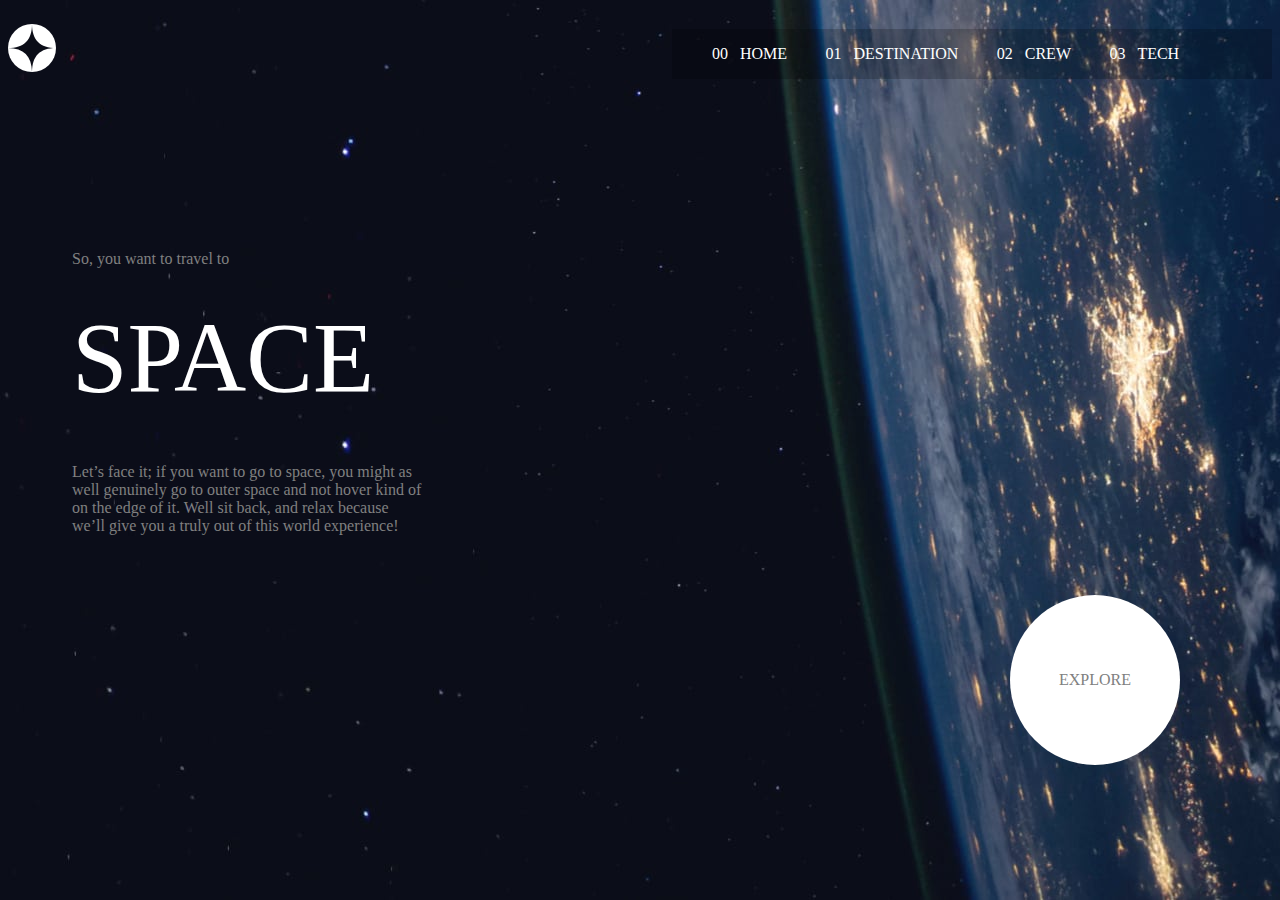
<file: starter-code/index.html>
<!DOCTYPE html>
<html lang="en">
  <head>
    <meta charset="UTF-8" />
    <meta name="viewport" content="width=device-width, initial-scale=1.0" />

    <link
      rel="icon"
      type="image/png"
      sizes="32x32"
      href="./assets/favicon-32x32.png"
    />
    <link rel="stylesheet" href="styles.css" />
    <title>Frontend Mentor | Space tourism website</title>
  </head>
  <body>
    <div class="navbar">

      <div class="logo">
        <div class="logomain">
          <svg xmlns="http://www.w3.org/2000/svg" width="48" height="48">
            <g fill="none" fill-rule="evenodd">
              <circle cx="24" cy="24" r="24" fill="#FFF" />
              <path
                fill="#0B0D17"
                d="M24 0c0 16-8 24-24 24 15.718.114 23.718 8.114 24 24 0-16 8-24 24-24-16 0-24-8-24-24z"
              />
            </g>
          </svg>
        </div>
      </div>
      <!-- <hr> -->
      <div class="tools"><!--tools begin-->

        <ul>
          <li><a href="#">00 &ensp;HOME</a></li>
          <li><a href="#">01 &ensp;DESTINATION </a></li>
          <li><a href="#">02 &ensp;CREW</a></li>
          <li><a href="#">03 &ensp;TECH</a></li>
        </ul>

       
      </div><!--tools end-->


    </div><!--end of navbar-->

    <div class="container"><!--body begins containing two divisions-->

      
      <p class="p1">So, you want to travel to</p>

      <p class="space">SPACE</p>

      <p class="p2">Let’s face it; if you want to go to space, you might as well genuinely go to 
          outer space and not hover kind of on the edge of it. Well sit back, and relax 
          because we’ll give you a truly out of this world experience!</p>


    </div>

    <div class="explore">

      <p>EXPLORE</p>

    </div>

    <!--
  00 Home
  01 Destination
  02 Crew
  03 Technology

  So, you want to travel to
  Space
  Let’s face it; if you want to go to space, you might as well genuinely go to 
  outer space and not hover kind of on the edge of it. Well sit back, and relax 
  because we’ll give you a truly out of this world experience!

  Explore
-->
  </body>
</html>
</file>
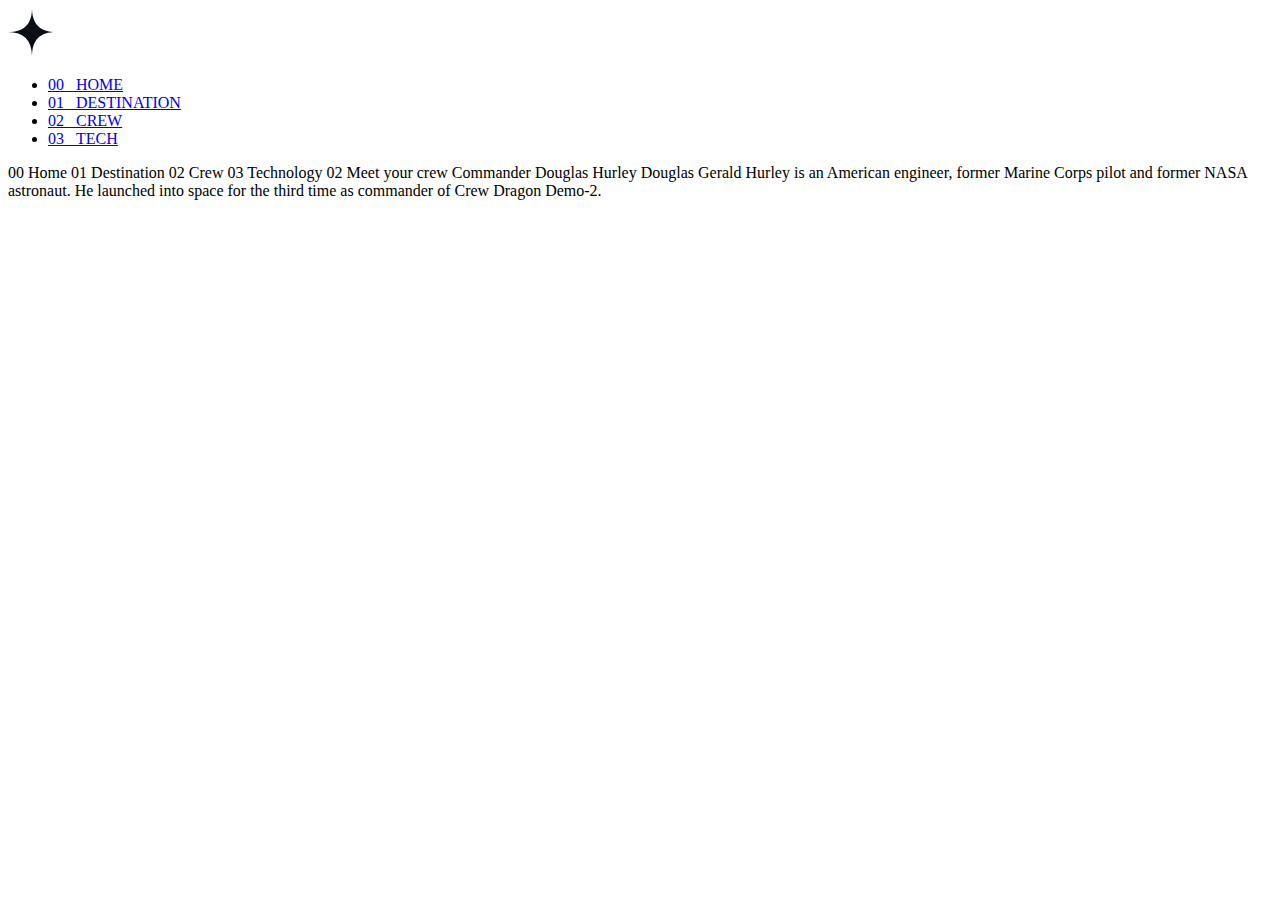
<file: starter-code/crew-commander.html>
<!DOCTYPE html>
<html lang="en">
<head>
  <meta charset="UTF-8">
  <meta name="viewport" content="width=device-width, initial-scale=1.0">

  <link rel="icon" type="image/png" sizes="32x32" href="./assets/favicon-32x32.png">
  
  <title>Frontend Mentor | Space tourism website</title>
</head>
<body>


  <div class="navbar">

    <div class="logo">
      <div class="logomain">
        <svg xmlns="http://www.w3.org/2000/svg" width="48" height="48">
          <g fill="none" fill-rule="evenodd">
            <circle cx="24" cy="24" r="24" fill="#FFF" />
            <path
              fill="#0B0D17"
              d="M24 0c0 16-8 24-24 24 15.718.114 23.718 8.114 24 24 0-16 8-24 24-24-16 0-24-8-24-24z"
            />
          </g>
        </svg>
      </div>
    </div>
    <!-- <hr> -->
    <div class="tools"><!--tools begin-->

      <ul>
        <li><a href="#">00  &ensp;HOME</a></li>
        <li><a href="#">01 &ensp;DESTINATION </a></li>
        <li><a href="#">02 &ensp;CREW</a></li>
        <li><a href="#">03 &ensp;TECH</a></li>
      </ul>

     
    </div><!--tools end-->


  </div>

  00 Home
  01 Destination
  02 Crew
  03 Technology

  02 Meet your crew

  Commander
  Douglas Hurley

  Douglas Gerald Hurley is an American engineer, former Marine Corps pilot 
  and former NASA astronaut. He launched into space for the third time as 
  commander of Crew Dragon Demo-2.
</body>
</html>
</file>
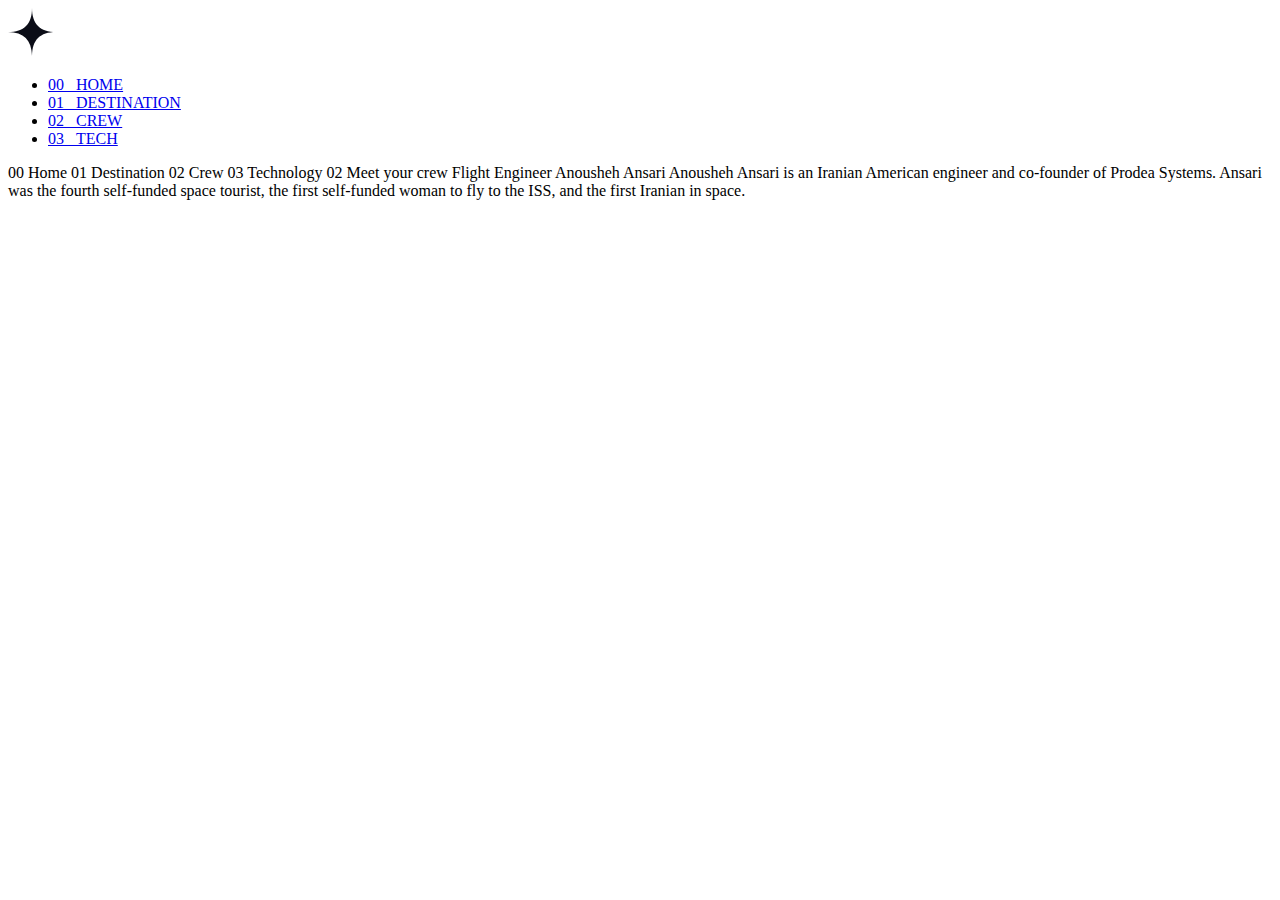
<file: starter-code/crew-engineer.html>
<!DOCTYPE html>
<html lang="en">
<head>
  <meta charset="UTF-8">
  <meta name="viewport" content="width=device-width, initial-scale=1.0">

  <link rel="icon" type="image/png" sizes="32x32" href="./assets/favicon-32x32.png">
  
  <title>Frontend Mentor | Space tourism website</title>
</head>
<body>

  <div class="navbar">

    <div class="logo">
      <div class="logomain">
        <svg xmlns="http://www.w3.org/2000/svg" width="48" height="48">
          <g fill="none" fill-rule="evenodd">
            <circle cx="24" cy="24" r="24" fill="#FFF" />
            <path
              fill="#0B0D17"
              d="M24 0c0 16-8 24-24 24 15.718.114 23.718 8.114 24 24 0-16 8-24 24-24-16 0-24-8-24-24z"
            />
          </g>
        </svg>
      </div>
    </div>
    <!-- <hr> -->
    <div class="tools"><!--tools begin-->

      <ul>
        <li><a href="#">00  &ensp;HOME</a></li>
        <li><a href="#">01 &ensp;DESTINATION </a></li>
        <li><a href="#">02 &ensp;CREW</a></li>
        <li><a href="#">03 &ensp;TECH</a></li>
      </ul>

     
    </div><!--tools end-->


  </div>

  00 Home
  01 Destination
  02 Crew
  03 Technology

  02 Meet your crew

  Flight Engineer
  Anousheh Ansari

  Anousheh Ansari is an Iranian American engineer and co-founder of Prodea Systems. 
  Ansari was the fourth self-funded space tourist, the first self-funded woman to 
  fly to the ISS, and the first Iranian in space. 
</body>
</html>
</file>
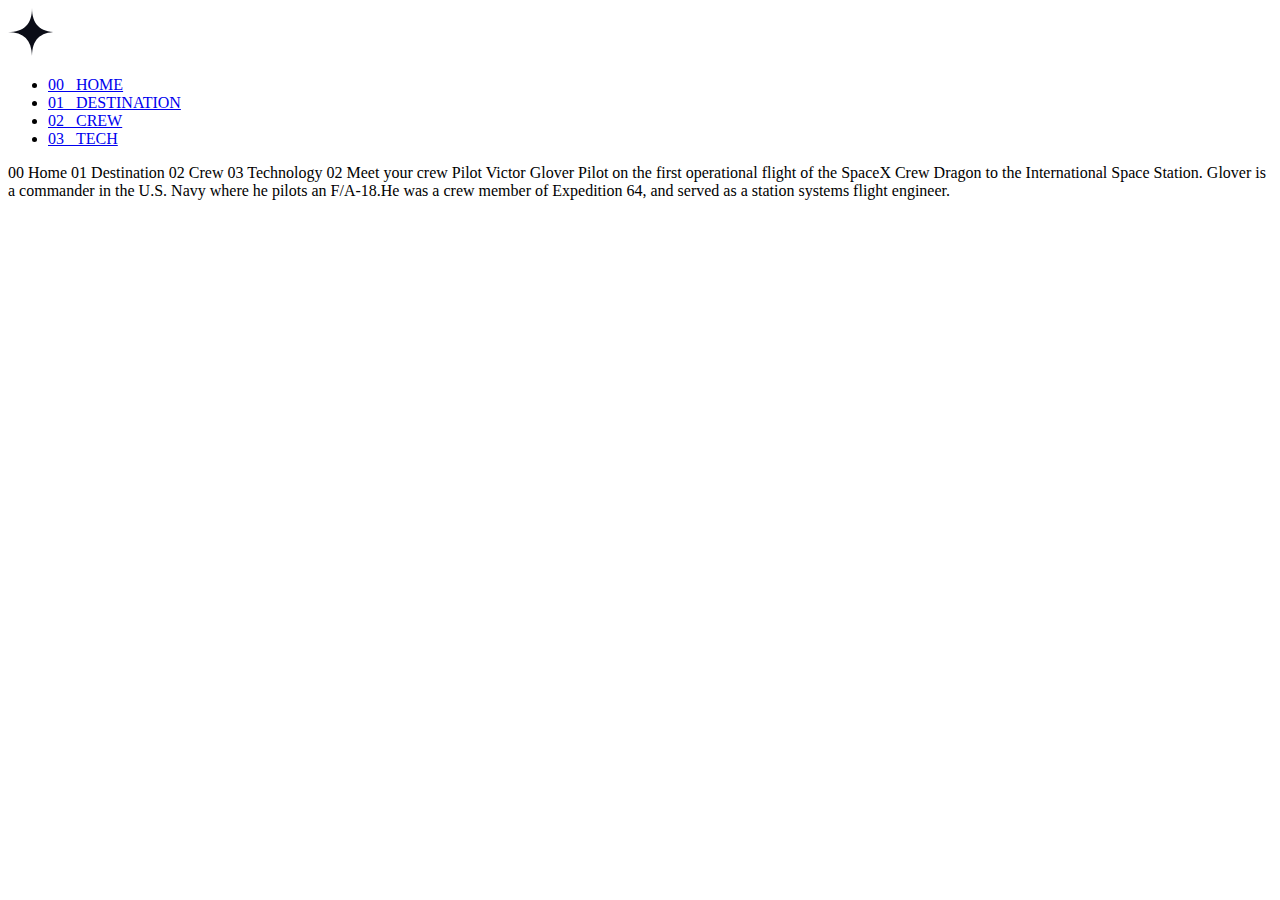
<file: starter-code/crew-pilot.html>
<!DOCTYPE html>
<html lang="en">
<head>
  <meta charset="UTF-8">
  <meta name="viewport" content="width=device-width, initial-scale=1.0">

  <link rel="icon" type="image/png" sizes="32x32" href="./assets/favicon-32x32.png">
  
  <title>Frontend Mentor | Space tourism website</title>
</head>
<body>

  <div class="navbar">

    <div class="logo">
      <div class="logomain">
        <svg xmlns="http://www.w3.org/2000/svg" width="48" height="48">
          <g fill="none" fill-rule="evenodd">
            <circle cx="24" cy="24" r="24" fill="#FFF" />
            <path
              fill="#0B0D17"
              d="M24 0c0 16-8 24-24 24 15.718.114 23.718 8.114 24 24 0-16 8-24 24-24-16 0-24-8-24-24z"
            />
          </g>
        </svg>
      </div>
    </div>
    <!-- <hr> -->
    <div class="tools"><!--tools begin-->

      <ul>
        <li><a href="#">00  &ensp;HOME</a></li>
        <li><a href="#">01 &ensp;DESTINATION </a></li>
        <li><a href="#">02 &ensp;CREW</a></li>
        <li><a href="#">03 &ensp;TECH</a></li>
      </ul>

     
    </div><!--tools end-->


  </div>

  00 Home
  01 Destination
  02 Crew
  03 Technology

  02 Meet your crew

  Pilot
  Victor Glover

  Pilot on the first operational flight of the SpaceX Crew Dragon to the 
  International Space Station. Glover is a commander in the U.S. Navy where 
  he pilots an F/A-18.He was a crew member of Expedition 64, and served as a 
  station systems flight engineer. 
</body>
</html>
</file>
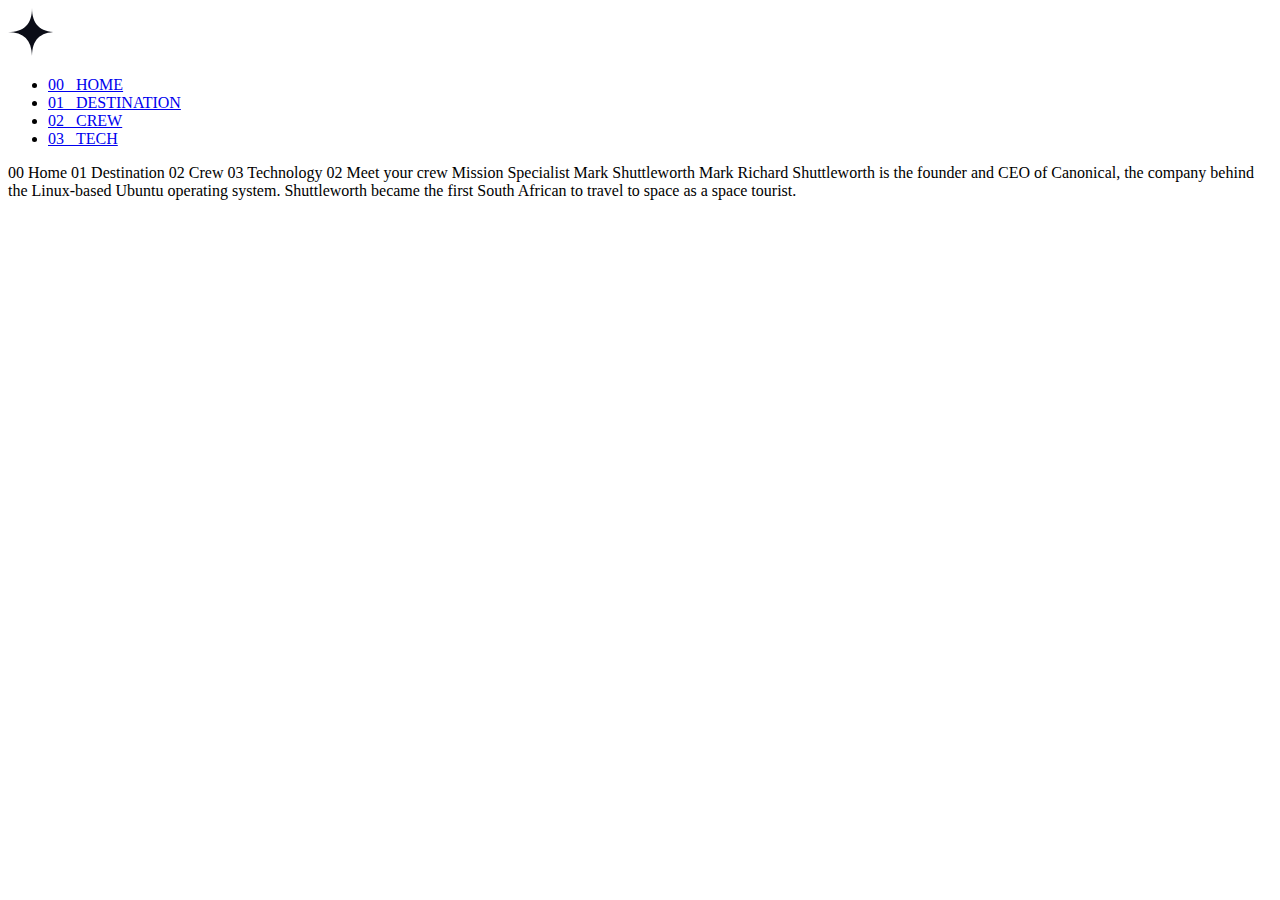
<file: starter-code/crew-specialist.html>
<!DOCTYPE html>
<html lang="en">
<head>
  <meta charset="UTF-8">
  <meta name="viewport" content="width=device-width, initial-scale=1.0">

  <link rel="icon" type="image/png" sizes="32x32" href="./assets/favicon-32x32.png">
  
  <title>Frontend Mentor | Space tourism website</title>
</head>
<body>

  <div class="navbar">

    <div class="logo">
      <div class="logomain">
        <svg xmlns="http://www.w3.org/2000/svg" width="48" height="48">
          <g fill="none" fill-rule="evenodd">
            <circle cx="24" cy="24" r="24" fill="#FFF" />
            <path
              fill="#0B0D17"
              d="M24 0c0 16-8 24-24 24 15.718.114 23.718 8.114 24 24 0-16 8-24 24-24-16 0-24-8-24-24z"
            />
          </g>
        </svg>
      </div>
    </div>
    <!-- <hr> -->
    <div class="tools"><!--tools begin-->

      <ul>
        <li><a href="#">00  &ensp;HOME</a></li>
        <li><a href="#">01 &ensp;DESTINATION </a></li>
        <li><a href="#">02 &ensp;CREW</a></li>
        <li><a href="#">03 &ensp;TECH</a></li>
      </ul>

     
    </div><!--tools end-->


  </div>
  00 Home
  01 Destination
  02 Crew
  03 Technology

  02 Meet your crew

  Mission Specialist
  Mark Shuttleworth

  Mark Richard Shuttleworth is the founder and CEO of Canonical, the company behind 
  the Linux-based Ubuntu operating system. Shuttleworth became the first South 
  African to travel to space as a space tourist.
</body>
</html>
</file>
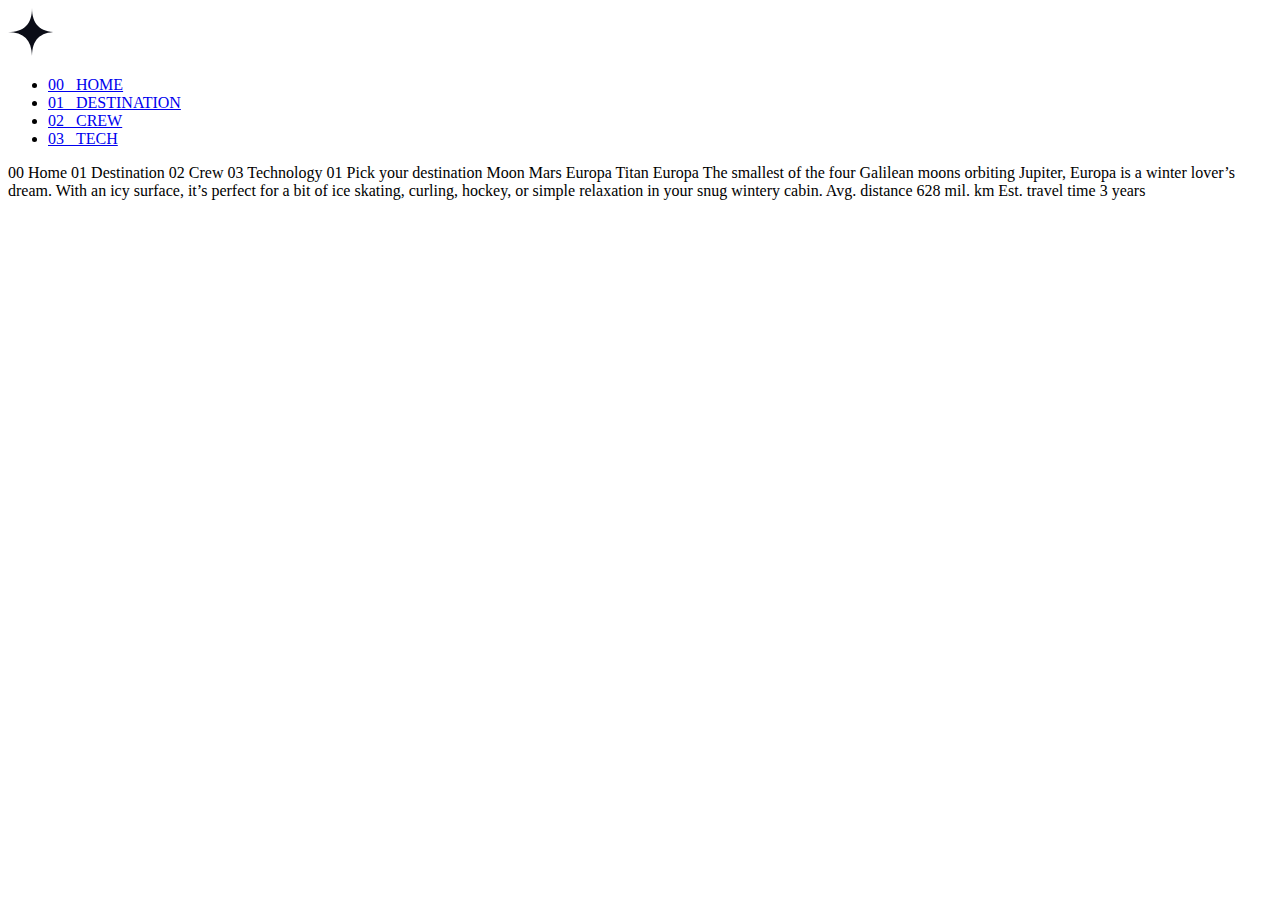
<file: starter-code/destination-europa.html>
<!DOCTYPE html>
<html lang="en">
<head>
  <meta charset="UTF-8">
  <meta name="viewport" content="width=device-width, initial-scale=1.0">

  <link rel="icon" type="image/png" sizes="32x32" href="./assets/favicon-32x32.png">
  
  <title>Frontend Mentor | Space tourism website</title>
</head>
<body>

  <div class="navbar">

    <div class="logo">
      <div class="logomain">
        <svg xmlns="http://www.w3.org/2000/svg" width="48" height="48">
          <g fill="none" fill-rule="evenodd">
            <circle cx="24" cy="24" r="24" fill="#FFF" />
            <path
              fill="#0B0D17"
              d="M24 0c0 16-8 24-24 24 15.718.114 23.718 8.114 24 24 0-16 8-24 24-24-16 0-24-8-24-24z"
            />
          </g>
        </svg>
      </div>
    </div>
    <!-- <hr> -->
    <div class="tools"><!--tools begin-->

      <ul>
        <li><a href="#">00 &ensp;HOME</a></li>
        <li><a href="d">01 &ensp;DESTINATION </a></li>
        <li><a href="#">02 &ensp;CREW</a></li>
        <li><a href="#">03 &ensp;TECH</a></li>
      </ul>

     
    </div><!--tools end-->


  </div>

  00 Home
  01 Destination
  02 Crew
  03 Technology

  01 Pick your destination

  Moon
  Mars
  Europa
  Titan

  Europa

  The smallest of the four Galilean moons orbiting Jupiter, Europa is a 
  winter lover’s dream. With an icy surface, it’s perfect for a bit of 
  ice skating, curling, hockey, or simple relaxation in your snug 
  wintery cabin.

  Avg. distance
  628 mil. km

  Est. travel time
  3 years
</body>
</html>
</file>
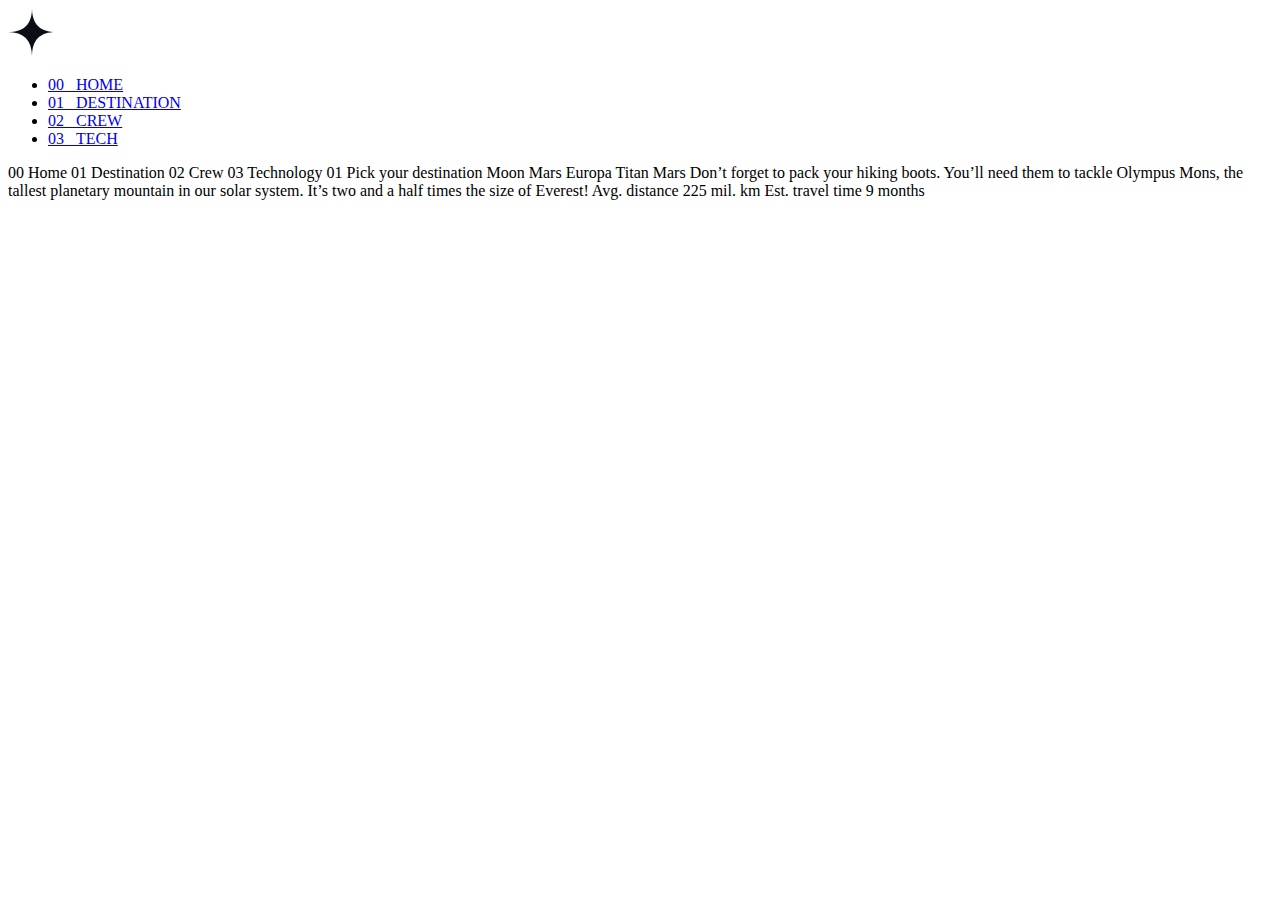
<file: starter-code/destination-mars.html>
<!DOCTYPE html>
<html lang="en">
<head>
  <meta charset="UTF-8">
  <meta name="viewport" content="width=device-width, initial-scale=1.0">

  <link rel="icon" type="image/png" sizes="32x32" href="./assets/favicon-32x32.png">
  
  <title>Frontend Mentor | Space tourism website</title>
</head>
<body>

  <div class="navbar">

    <div class="logo">
      <div class="logomain">
        <svg xmlns="http://www.w3.org/2000/svg" width="48" height="48">
          <g fill="none" fill-rule="evenodd">
            <circle cx="24" cy="24" r="24" fill="#FFF" />
            <path
              fill="#0B0D17"
              d="M24 0c0 16-8 24-24 24 15.718.114 23.718 8.114 24 24 0-16 8-24 24-24-16 0-24-8-24-24z"
            />
          </g>
        </svg>
      </div>
    </div>
    <!-- <hr> -->
    <div class="tools"><!--tools begin-->

      <ul>
        <li><a href="#">00  &ensp;HOME</a></li>
        <li><a href="#">01 &ensp;DESTINATION </a></li>
        <li><a href="#">02 &ensp;CREW</a></li>
        <li><a href="#">03 &ensp;TECH</a></li>
      </ul>

     
    </div><!--tools end-->


  </div>

  00 Home
  01 Destination
  02 Crew
  03 Technology

  01 Pick your destination

  Moon
  Mars
  Europa
  Titan

  Mars

  Don’t forget to pack your hiking boots. You’ll need them to tackle Olympus Mons, 
  the tallest planetary mountain in our solar system. It’s two and a half times 
  the size of Everest!

  Avg. distance
  225 mil. km

  Est. travel time
  9 months
</body>
</html>
</file>
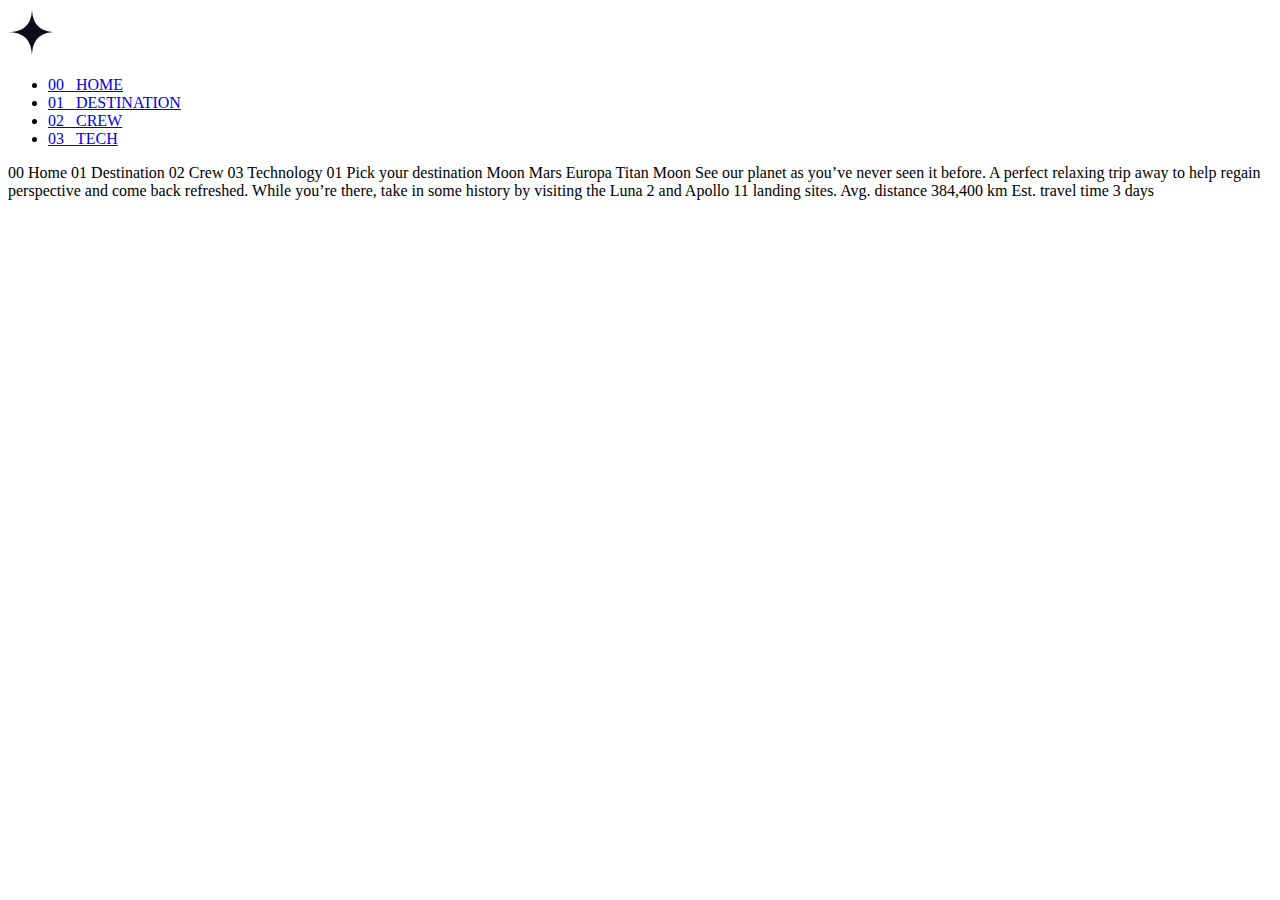
<file: starter-code/destination-moon.html>
<!DOCTYPE html>
<html lang="en">
<head>
  <meta charset="UTF-8">
  <meta name="viewport" content="width=device-width, initial-scale=1.0">

  <link rel="icon" type="image/png" sizes="32x32" href="./assets/favicon-32x32.png">
  
  <title>Frontend Mentor | Space tourism website</title>
</head>
<body>
  <div class="navbar">

    <div class="logo">
      <div class="logomain">
        <svg xmlns="http://www.w3.org/2000/svg" width="48" height="48">
          <g fill="none" fill-rule="evenodd">
            <circle cx="24" cy="24" r="24" fill="#FFF" />
            <path
              fill="#0B0D17"
              d="M24 0c0 16-8 24-24 24 15.718.114 23.718 8.114 24 24 0-16 8-24 24-24-16 0-24-8-24-24z"
            />
          </g>
        </svg>
      </div>
    </div>
    <!-- <hr> -->
    <div class="tools"><!--tools begin-->

      <ul>
        <li><a href="#">00  &ensp;HOME</a></li>
        <li><a href="#">01 &ensp;DESTINATION </a></li>
        <li><a href="#">02 &ensp;CREW</a></li>
        <li><a href="#">03 &ensp;TECH</a></li>
      </ul>

     
    </div><!--tools end-->


  </div>

  00 Home
  01 Destination
  02 Crew
  03 Technology

  01 Pick your destination

  Moon
  Mars
  Europa
  Titan

  Moon

  See our planet as you’ve never seen it before. A perfect relaxing trip away to help 
  regain perspective and come back refreshed. While you’re there, take in some history 
  by visiting the Luna 2 and Apollo 11 landing sites.

  Avg. distance
  384,400 km

  Est. travel time
  3 days
</body>
</html>
</file>
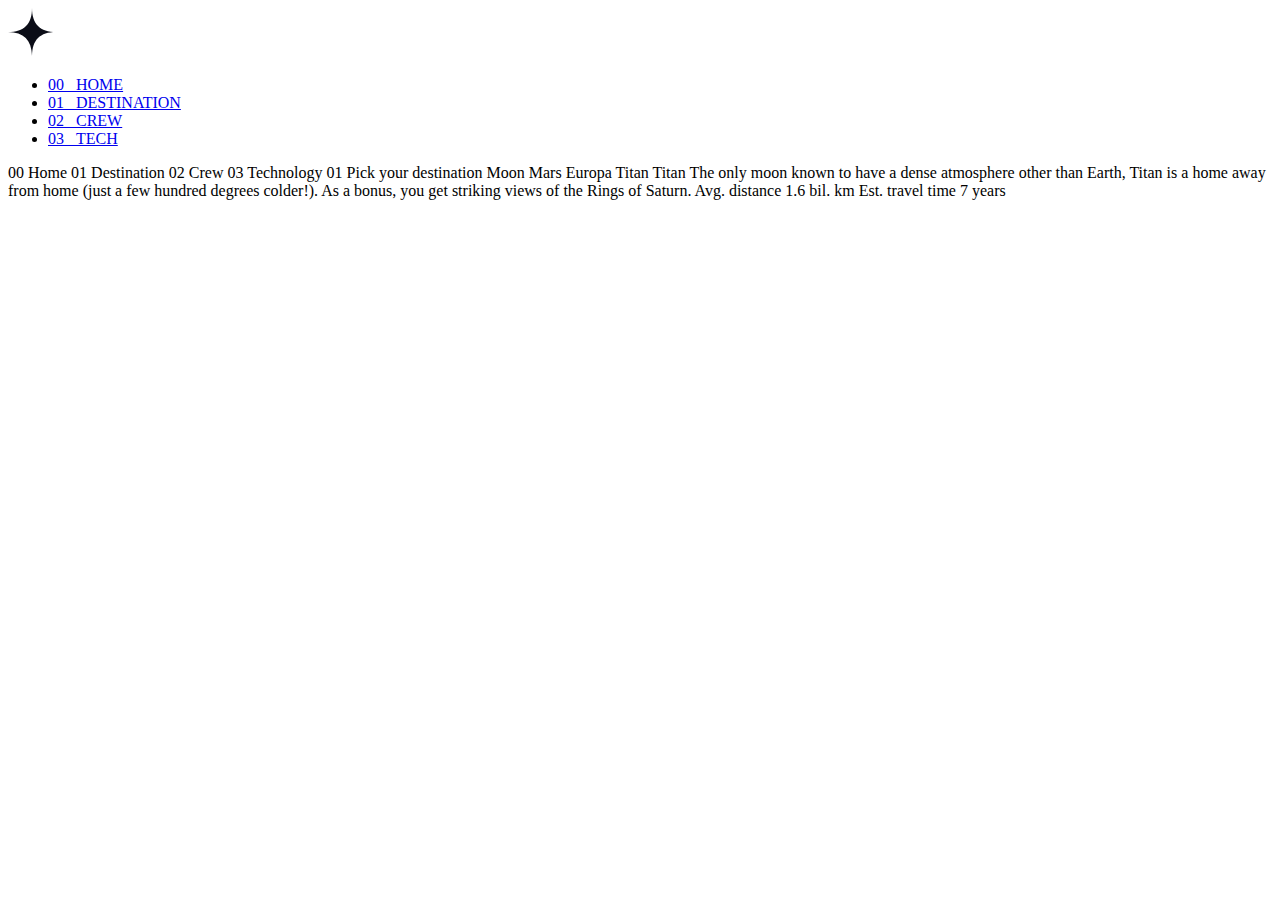
<file: starter-code/destination-titan.html>
<!DOCTYPE html>
<html lang="en">
<head>
  <meta charset="UTF-8">
  <meta name="viewport" content="width=device-width, initial-scale=1.0">

  <link rel="icon" type="image/png" sizes="32x32" href="./assets/favicon-32x32.png">
  
  <title>Frontend Mentor | Space tourism website</title>
</head>
<body>
  <div class="navbar">

    <div class="logo">
      <div class="logomain">
        <svg xmlns="http://www.w3.org/2000/svg" width="48" height="48">
          <g fill="none" fill-rule="evenodd">
            <circle cx="24" cy="24" r="24" fill="#FFF" />
            <path
              fill="#0B0D17"
              d="M24 0c0 16-8 24-24 24 15.718.114 23.718 8.114 24 24 0-16 8-24 24-24-16 0-24-8-24-24z"
            />
          </g>
        </svg>
      </div>
    </div>
    <!-- <hr> -->
    <div class="tools"><!--tools begin-->

      <ul>
        <li><a href="#">00  &ensp;HOME</a></li>
        <li><a href="#">01 &ensp;DESTINATION </a></li>
        <li><a href="#">02 &ensp;CREW</a></li>
        <li><a href="#">03 &ensp;TECH</a></li>
      </ul>

     
    </div><!--tools end-->


  </div>

  00 Home
  01 Destination
  02 Crew
  03 Technology

  01 Pick your destination

  Moon
  Mars
  Europa
  Titan

  Titan

  The only moon known to have a dense atmosphere other than Earth, Titan 
  is a home away from home (just a few hundred degrees colder!). As a 
  bonus, you get striking views of the Rings of Saturn.

  Avg. distance
  1.6 bil. km

  Est. travel time
  7 years
</body>
</html>
</file>
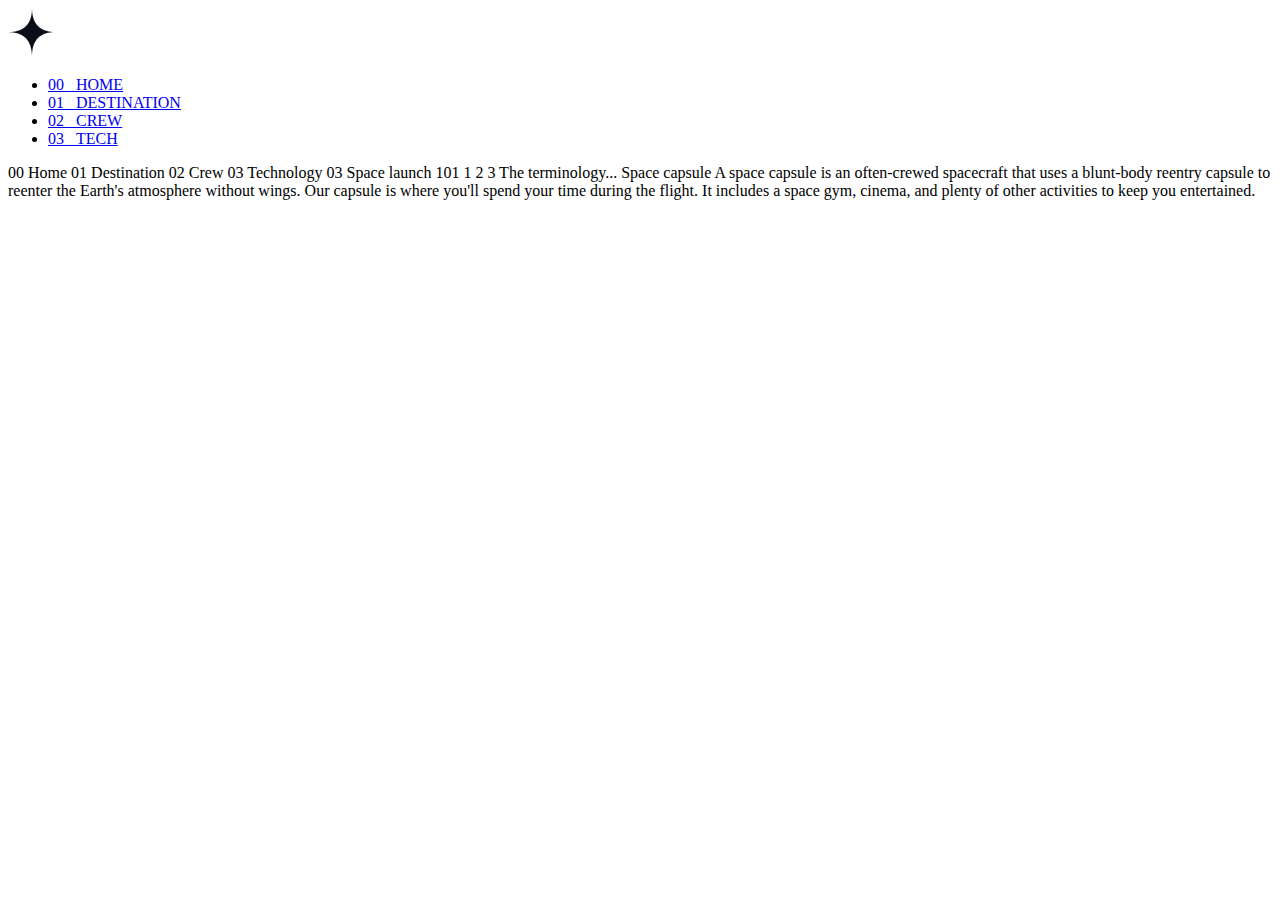
<file: starter-code/technology-capsule.html>
<!DOCTYPE html>
<html lang="en">
<head>
  <meta charset="UTF-8">
  <meta name="viewport" content="width=device-width, initial-scale=1.0">

  <link rel="icon" type="image/png" sizes="32x32" href="./assets/favicon-32x32.png">
  
  <title>Frontend Mentor | Space tourism website</title>
</head>
<body>

  <div class="navbar">

    <div class="logo">
      <div class="logomain">
        <svg xmlns="http://www.w3.org/2000/svg" width="48" height="48">
          <g fill="none" fill-rule="evenodd">
            <circle cx="24" cy="24" r="24" fill="#FFF" />
            <path
              fill="#0B0D17"
              d="M24 0c0 16-8 24-24 24 15.718.114 23.718 8.114 24 24 0-16 8-24 24-24-16 0-24-8-24-24z"
            />
          </g>
        </svg>
      </div>
    </div>
    <!-- <hr> -->
    <div class="tools"><!--tools begin-->

      <ul>
        <li><a href="#">00 &ensp;HOME</a></li>
        <li><a href="#">01 &ensp;DESTINATION </a></li>
        <li><a href="#">02 &ensp;CREW</a></li>
        <li><a href="#">03 &ensp;TECH</a></li>
      </ul>

     
    </div><!--tools end-->


  </div>

  00 Home
  01 Destination
  02 Crew
  03 Technology

  03 Space launch 101

  1
  2
  3

  The terminology...
  Space capsule

  A space capsule is an often-crewed spacecraft that uses a blunt-body reentry 
  capsule to reenter the Earth's atmosphere without wings. Our capsule is where 
  you'll spend your time during the flight. It includes a space gym, cinema, 
  and plenty of other activities to keep you entertained.
</body>
</html>
</file>
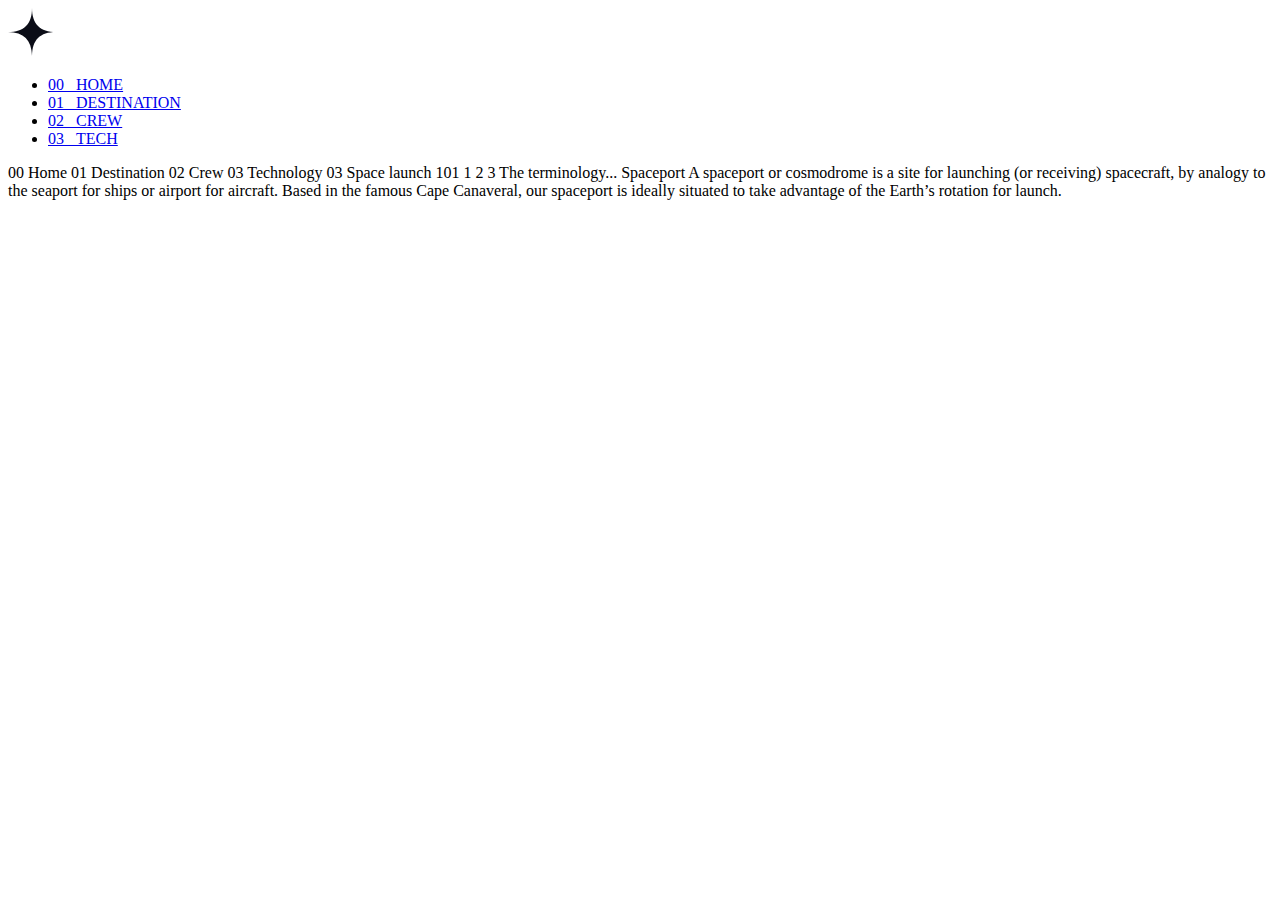
<file: starter-code/technology-spaceport.html>
<!DOCTYPE html>
<html lang="en">
<head>
  <meta charset="UTF-8">
  <meta name="viewport" content="width=device-width, initial-scale=1.0">

  <link rel="icon" type="image/png" sizes="32x32" href="./assets/favicon-32x32.png">
  
  <title>Frontend Mentor | Space tourism website</title>
</head>
<body>

  <div class="navbar">

    <div class="logo">
      <div class="logomain">
        <svg xmlns="http://www.w3.org/2000/svg" width="48" height="48">
          <g fill="none" fill-rule="evenodd">
            <circle cx="24" cy="24" r="24" fill="#FFF" />
            <path
              fill="#0B0D17"
              d="M24 0c0 16-8 24-24 24 15.718.114 23.718 8.114 24 24 0-16 8-24 24-24-16 0-24-8-24-24z"
            />
          </g>
        </svg>
      </div>
    </div>
    <!-- <hr> -->
    <div class="tools"><!--tools begin-->

      <ul>
        <li><a href="#">00  &ensp;HOME</a></li>
        <li><a href="#">01 &ensp;DESTINATION </a></li>
        <li><a href="#">02 &ensp;CREW</a></li>
        <li><a href="#">03 &ensp;TECH</a></li>
      </ul>

     
    </div><!--tools end-->


  </div>

  00 Home
  01 Destination
  02 Crew
  03 Technology

  03 Space launch 101

  1
  2
  3

  The terminology...
  Spaceport

  A spaceport or cosmodrome is a site for launching (or receiving) spacecraft, 
  by analogy to the seaport for ships or airport for aircraft. Based in the 
  famous Cape Canaveral, our spaceport is ideally situated to take advantage 
  of the Earth’s rotation for launch.
</body>
</html>
</file>
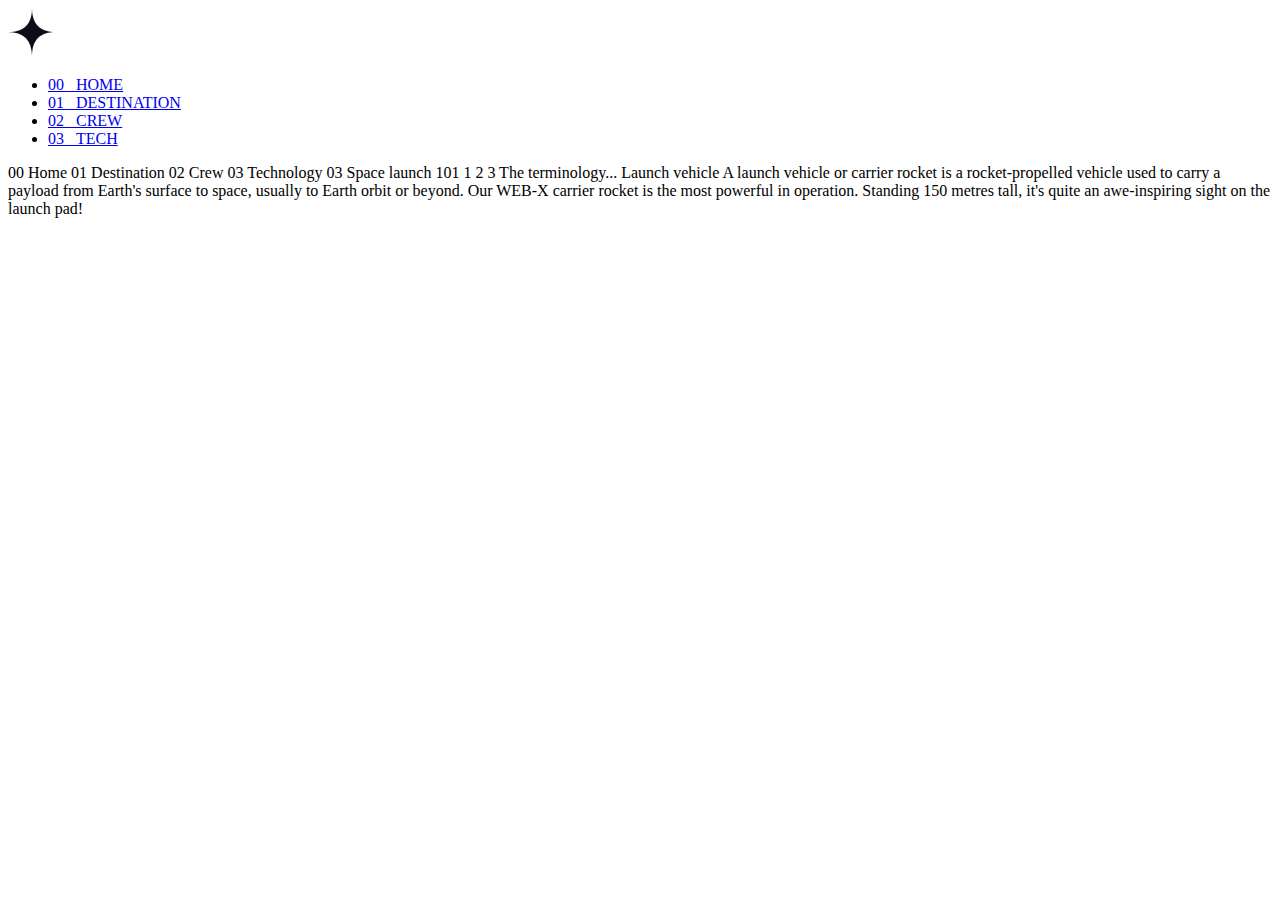
<file: starter-code/technology-vehicle.html>
<!DOCTYPE html>
<html lang="en">
<head>
  <meta charset="UTF-8">
  <meta name="viewport" content="width=device-width, initial-scale=1.0">

  <link rel="icon" type="image/png" sizes="32x32" href="./assets/favicon-32x32.png">
  
  <title>Frontend Mentor | Space tourism website</title>
</head>
<body>

  <div class="navbar">

    <div class="logo">
      <div class="logomain">
        <svg xmlns="http://www.w3.org/2000/svg" width="48" height="48">
          <g fill="none" fill-rule="evenodd">
            <circle cx="24" cy="24" r="24" fill="#FFF" />
            <path
              fill="#0B0D17"
              d="M24 0c0 16-8 24-24 24 15.718.114 23.718 8.114 24 24 0-16 8-24 24-24-16 0-24-8-24-24z"
            />
          </g>
        </svg>
      </div>
    </div>
    <!-- <hr> -->
    <div class="tools"><!--tools begin-->

      <ul>
        <li><a href="#">00 &ensp;HOME</a></li>
        <li><a href="#">01 &ensp;DESTINATION </a></li>
        <li><a href="#">02 &ensp;CREW</a></li>
        <li><a href="#">03 &ensp;TECH</a></li>
      </ul>

     
    </div><!--tools end-->


  </div>

  00 Home
  01 Destination
  02 Crew
  03 Technology

  03 Space launch 101

  1
  2
  3

  The terminology...
  Launch vehicle

  A launch vehicle or carrier rocket is a rocket-propelled vehicle used to carry a 
  payload from Earth's surface to space, usually to Earth orbit or beyond. Our 
  WEB-X carrier rocket is the most powerful in operation. Standing 150 metres tall, 
  it's quite an awe-inspiring sight on the launch pad!
</body>
</html>
</file>
<file: starter-code/styles.css>
body{
    background-image: url(/starter-code/assets/home/background-home-desktop.jpg);

}

.navbar{

    height: 60px;
    margin-top: 1.5rem;
    display: flex;
    flex-direction: row;
    justify-content: space-between;
    

}

ul{
    list-style: none;
    color: #808080;
    display: flex;
    flex-direction: row;
    gap: 2.4rem;
}

a{
    text-decoration: none;
    color:white;
}


.tools{

    width: 600px;
    padding-right: 0px;
    background-color: rgba(0, 0, 0,.2);
    margin-top: auto;
    margin-bottom: auto;

}

.container{

    display: flex;
    flex-direction: column;
    margin-top: 150px;
    width: 350px;
    margin-left: 4rem;
    
}

.explore{
    height: 170px;
    width: 170px;
    background-color: white;
    justify-content: center;
    align-items: center;
    display: flex;
    position: absolute;
    bottom: 135px;
    right: 100px;
    border-radius: 50%;
    color:#808080 ;
}


.p1 , .p2{
    color:#808080;
}

.space{
    font-size: 100px;
    margin-bottom: 2.0rem;
    color:white;
    margin-top: 1.0rem;
}
</file>
